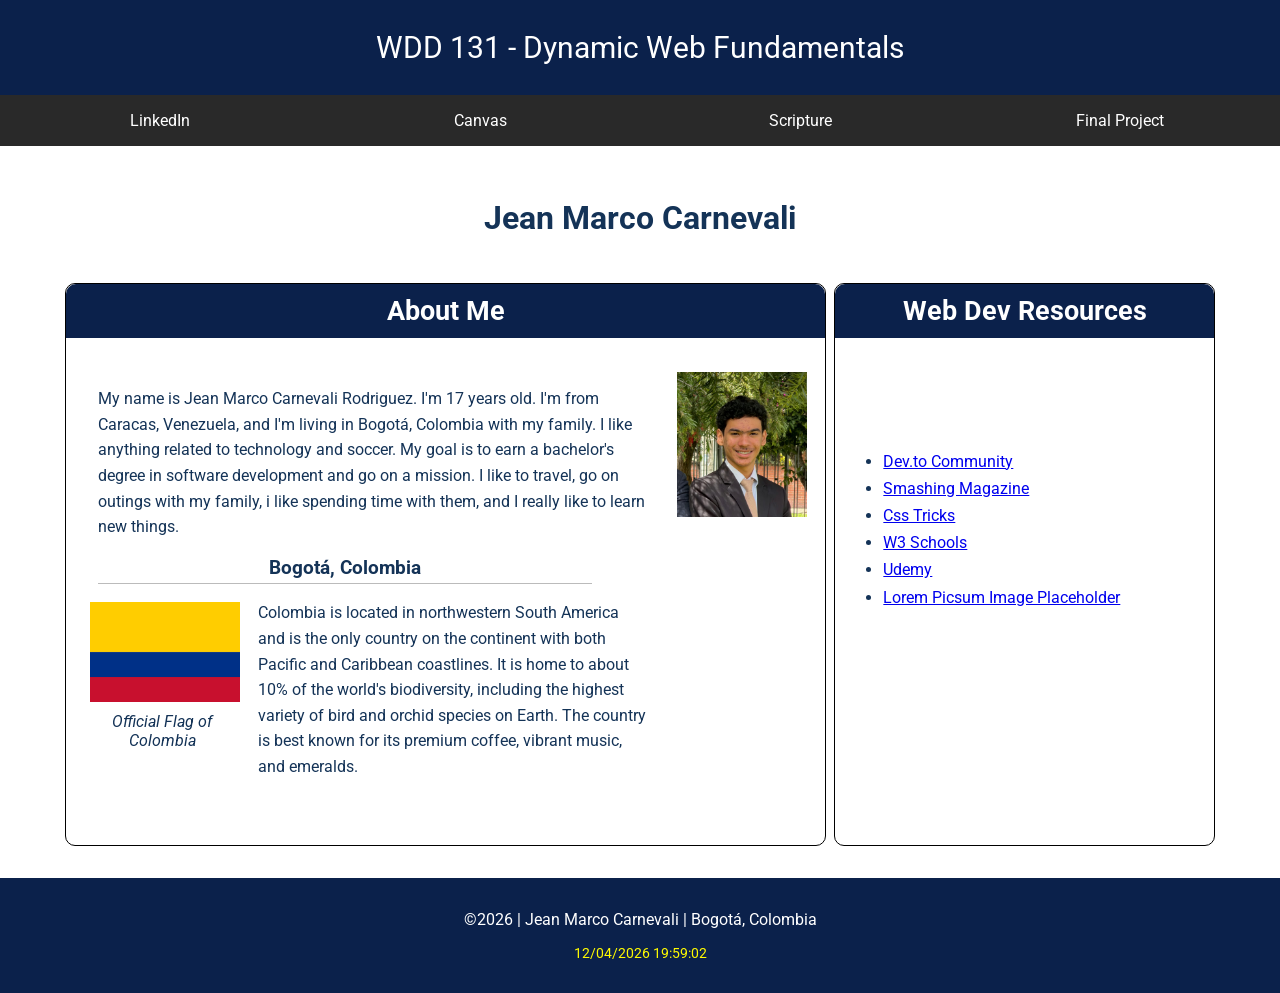
<file: index.html>
<!DOCTYPE html>
<html lang="en">
<head>
    <meta charset="UTF-8">
    <meta name="viewport" content="width=device-width, initial-scale=1.0">
    <meta name="description" content="Jean Marco Carnevali | WDD 131 Dynamic Web Fundamentals | Home">
    <meta name="author" content="Jean Marco Carnevali">
    <title>WDD 131 - Dynamic Web Fundamentals - Jean Marco Carnevali</title>

    <link rel="stylesheet" href="styles/base.css">
    <script src="scripts/getdates.js" defer></script>

    <link rel="preconnect" href="https://fonts.googleapis.com">
    <link rel="preconnect" href="https://fonts.gstatic.com" crossorigin>
    <link href="https://fonts.googleapis.com/css2?family=Roboto&display=swap" rel="stylesheet">
</head>
<body>
    <header>
        <span id="course-title">WDD 131 - Dynamic Web Fundamentals</span>
        <nav>
            <a href="https://www.linkedin.com/in/jean-marco-carnevali-rodriguez-9670193b9/">LinkedIn</a>
            <a href="https://byupw.instructure.com">Canvas</a>
            <a href="https://www.churchofjesuschrist.org/study/scriptures/bofm/1-ne/3?lang=eng&id=p7#p7">Scripture</a>
            <a href="#">Final Project</a>
        </nav>
    </header>
    <main>
        <h1>Jean Marco Carnevali</h1>

        <section class="card">

            <h2>About Me</h2>

            <div class="aboutme">
                <p>My name is Jean Marco Carnevali Rodriguez. I'm 17 years old. I'm from Caracas, Venezuela, and I'm living in Bogotá, Colombia with my family. I like anything related to technology and soccer. My goal is to earn a bachelor's degree in software development and go on a mission. I like to travel, go on outings with my family, i like spending time with them, and I really like to learn new things.</p>
                <img class="profile" src="images/profile.jpg" alt="Hello,my name is Jean Marco Carnevali" width="170">
            </div>
            
        <div class="location">
            <h3>Bogotá, Colombia</h3>

            <div class="country">
                <figure>
                    <img class="flag" src="images/colombia-flag.png" alt="Official Flag of Colombia" width="150">
                    <figcaption>Official Flag of Colombia</figcaption>
                </figure>
            
                <p>Colombia is located in northwestern South America and is the only country on the continent with both Pacific and Caribbean coastlines. It is home to about 10% of the world's biodiversity, including the highest variety of bird and orchid species on Earth. The country is best known for its premium coffee, vibrant music, and emeralds.</p>
            </div>
        </div>
        

        </section>

        <section class="card">
            <h2>Web Dev Resources</h2>

            <div class="resources">
                <ul>
                    <li><a href="#">Dev.to Community</a></li>
                    <li><a href="#">Smashing Magazine</a></li>
                    <li><a href="#">Css Tricks</a></li>
                    <li><a href="#">W3 Schools</a></li>
                    <li><a href="#">Udemy</a></li>
                    <li><a href="#">Lorem Picsum Image Placeholder</a></li>
                </ul>
            </div>

        </section>
    </main>
    <footer>
        <p>©<span id="currentyear"></span> | Jean Marco Carnevali | Bogotá, Colombia</p>
        <p id="lastModified"></p>
    </footer>
</body>
</html>
</file>
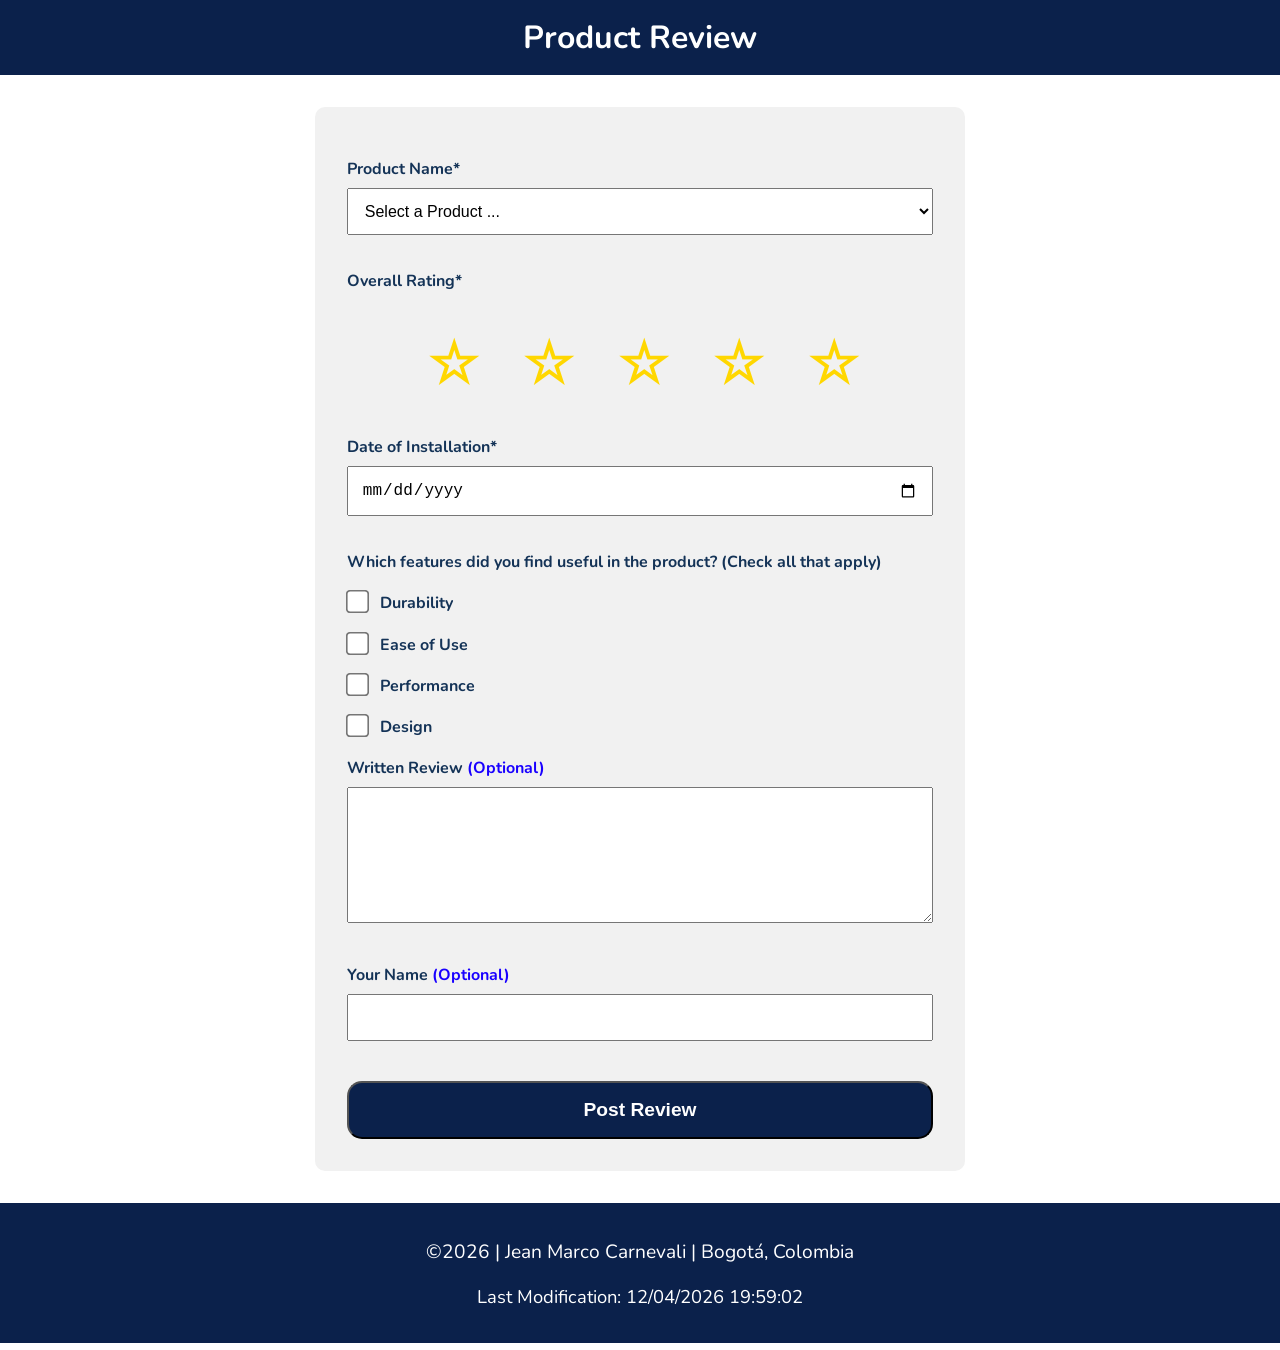
<file: form.html>
<!DOCTYPE html>
<html lang="en">
<head>
    <meta charset="UTF-8">
    <meta name="viewport" content="width=device-width, initial-scale=1.0">
    <meta name="description" content="Jean Marco Carnevali | WDD 131 Dynamic Web Fundamentals | Product Review">
    <meta name="author" content="Jean Marco Carnevali">
    <title>Product Review - Jean Marco Carnevali</title>

    <link rel="stylesheet" href="styles/form.css">
    <script src="scripts/form.js" defer></script>

    <link rel="preconnect" href="https://fonts.googleapis.com">
    <link rel="preconnect" href="https://fonts.gstatic.com" crossorigin>
    <link href="https://fonts.googleapis.com/css2?family=Nunito&display=swap" rel="stylesheet">
</head>
<body>
    <header>
        <h1>Product Review</h1>
    </header>
    <main> 
        <form method="get" action="review.html">
            <label for="product">Product Name*</label>
            <select id="product" name="product" required>
                <option value="" disabled selected>Select a Product ...</option>
            </select>

            <p>Overall Rating*</p>
            <div class="stars">
                <input type="radio" id="fivestar" name="stars" value="5" required><label for="fivestar"></label>
                <input type="radio" id="fourstar" name="stars" value="4" required><label for="fourstar"></label>
                <input type="radio" id="threestar" name="stars" value="3" required><label for="threestar"></label>
                <input type="radio" id="twostar" name="stars" value="2" required><label for="twostar"></label>
                <input type="radio" id="onestar" name="stars" value="1" required><label for="onestar"></label>
            </div>

            <label for="installation">Date of Installation*</label>
            <input type="date" id="installation" name="installation" required>

            <p>Which features did you find useful in the product? (Check all that apply)</p>
            <label for="durability">
                <input type="checkbox" id="durability" name="features" value="durability">Durability
            </label>
            <label for="easeOfUse">
                <input type="checkbox" id="easeOfUse" name="features" value="ease-of-use">Ease of Use
            </label>
            <label for="performance">
                <input type="checkbox" id="performance" name="features" value="performance">Performance
            </label>
            <label for="design">
                <input type="checkbox" id="design" name="features" value="design">Design
            </label>

            <label for="review">Written Review
                <span class="optional">(Optional)</span>
            </label>

            <textarea name="review" id="review" rows="6"></textarea>

            <label for="username">Your Name
                <span class="optional">(Optional)</span>
            </label>

            <input type="text" id="username" name="username">

            <input type="submit" value="Post Review">

        </form>
    </main>
    <footer>
        <p>©<span id="currentyear"></span> | Jean Marco Carnevali | Bogotá, Colombia</p>
        <p id="lastModified"></p>
    </footer>
</body>
</html>
</file>
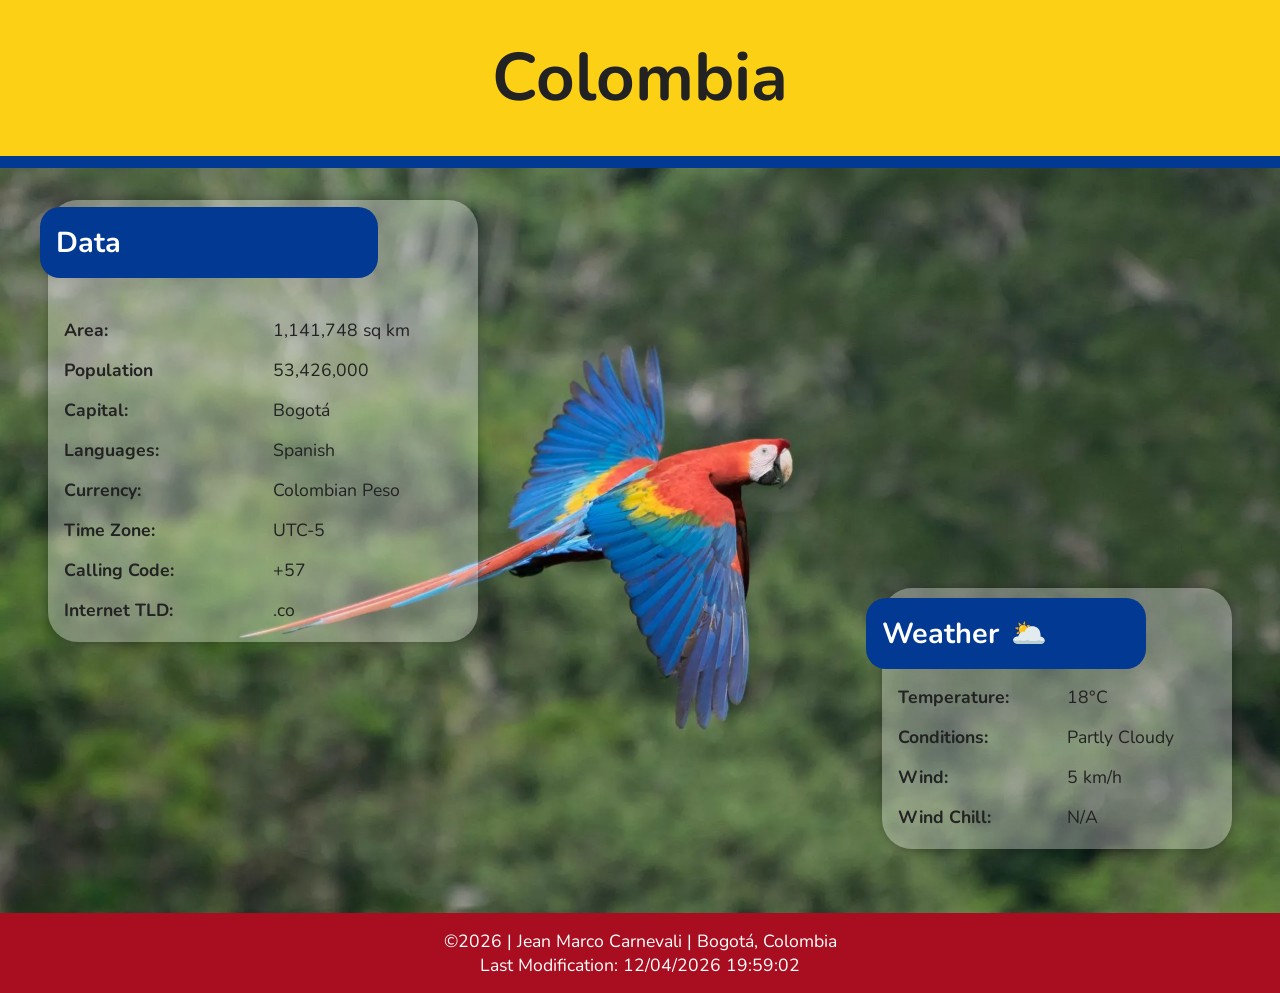
<file: place.html>
<!DOCTYPE html>
<html lang="en">
<head>
    <meta charset="UTF-8">
    <meta name="viewport" content="width=device-width, initial-scale=1.0">
    <meta name="description" content="Jean Marco Carnevali | WDD 131 Dynamic Web Fundamentals | Colombia">
    <meta name="author" content="Jean Marco Carnevali">
    <title>WDD 131 - Colombia - Jean Marco Carnevali</title>

    <link rel="preconnect" href="https://fonts.googleapis.com">
    <link rel="preconnect" href="https://fonts.gstatic.com" crossorigin>
    <link href="https://fonts.googleapis.com/css2?family=Nunito&display=swap" rel="stylesheet">

    <link rel="stylesheet" href="styles/place.css">
    <script src="scripts/place.js" defer></script>
</head>
<body>
    <header>
        <h1>Colombia</h1>
    </header>
    <main>
        <picture class="hero">
            <source srcset="images/colombia-large.webp" media="(min-width: 850px)">
            <img src="images/colombia-small.webp" alt="A parrot in Colombia" width="1280" height="1917" fetchpriority=high>
        </picture>
        <section class="data">
            <h2>Data</h2>

            <div class="info">

                <span class="label">Area:</span>
                <span class="label-info">1,141,748 sq km</span>

                <span class="label">Population</span>
                <span class="label-info">53,426,000</span>

                <span class="label">Capital:</span>
                <span class="label-info">Bogotá</span>

                <span class="label">Languages:</span>
                <span class="label-info">Spanish</span>

                <span class="label">Currency:</span>
                <span class="label-info">Colombian Peso</span>

                <span class="label">Time Zone:</span>
                <span class="label-info">UTC-5</span>

                <span class="label">Calling Code:</span>
                <span class="label-info">+57</span>

                <span class="label">Internet TLD:</span>
                <span class="label-info">.co</span>

            </div>
        </section>

        <section class="weather">
            <h2>Weather</h2>
           <img class="weather-icon" src="images/weather-icon.svg" width="80" height="80" alt="Weather icon"> 

           <div class="info">
                <span class="label">Temperature:</span>
                <span class="label-info">18°C</span>

                <span class="label">Conditions:</span>
                <span class="label-info">Partly Cloudy</span>

                <span class="label">Wind:</span>
                <span class="label-info">5 km/h</span>

                <span class="label">Wind Chill:</span>
                <span class="label-info" id="windchill"></span>
           </div>

        </section>
    </main>
    <footer>
        <p>©<span id="currentyear"></span> | Jean Marco Carnevali | Bogotá, Colombia</p>
        <p id="lastModified"></p>
    </footer>
</body>
</html>
</file>
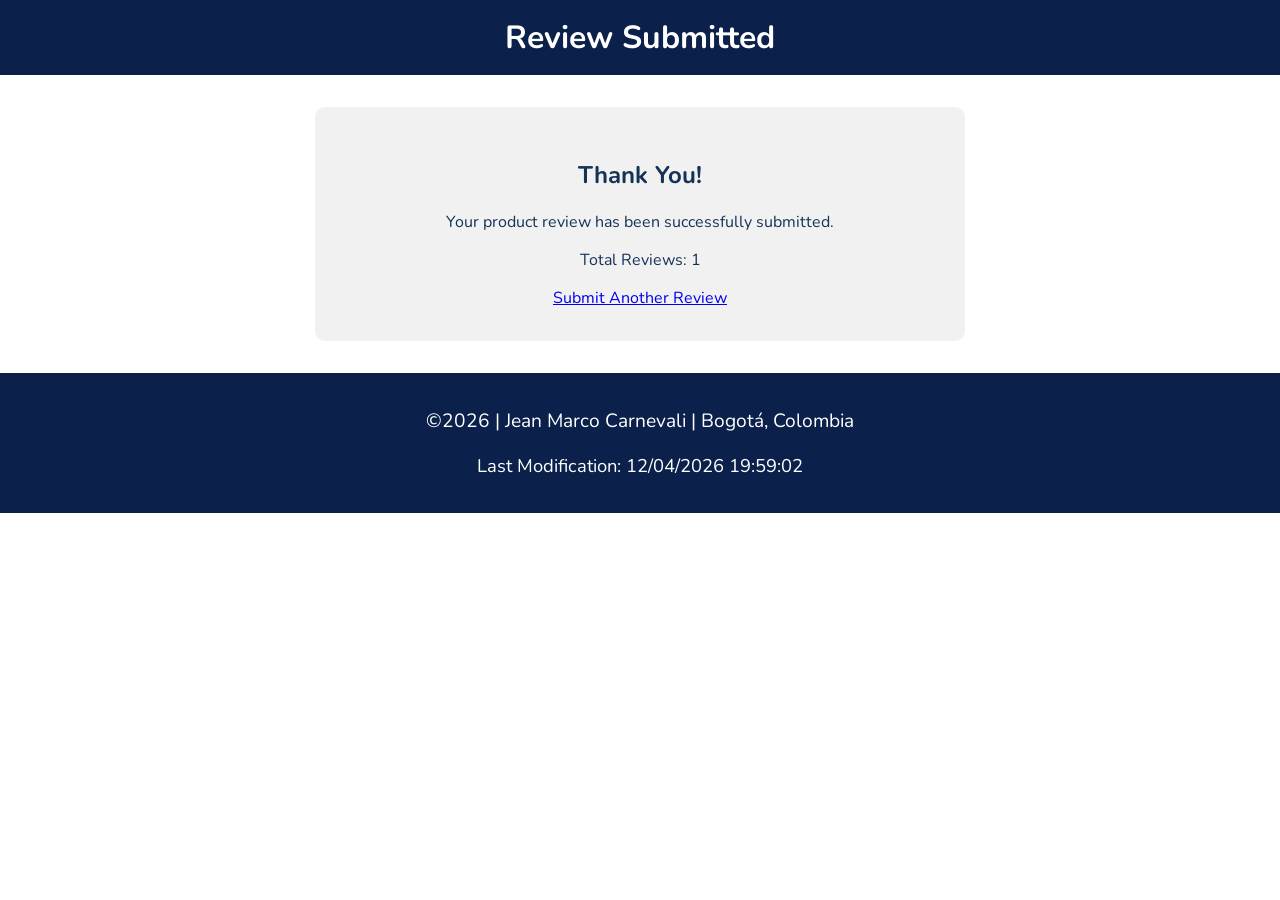
<file: review.html>
<!DOCTYPE html>
<html lang="en">
<head>
    <meta charset="UTF-8">
    <meta name="viewport" content="width=device-width, initial-scale=1.0">
    <meta name="description" content="Jean Marco Carnevali | WDD 131 Dynamic Web Fundamentals | Product Review Confirmation">
    <meta name="author" content="Jean Marco Carnevali">
    <title>Review Submitted</title>

    <link rel="stylesheet" href="styles/form.css">
    <script src="scripts/review.js" defer></script>

    <link rel="preconnect" href="https://fonts.googleapis.com">
    <link rel="preconnect" href="https://fonts.gstatic.com" crossorigin>
    <link href="https://fonts.googleapis.com/css2?family=Nunito&display=swap" rel="stylesheet">
</head>
<body>
    <header>
        <h1>Review Submitted</h1>
    </header>
    <main class="confirmation"> 
        <h2>Thank You!</h2>
        <p>Your product review has been successfully submitted.</p>
        <p>Total Reviews: <span id="reviewCount"></span></p>

        <a href="form.html">Submit Another Review</a>
    </main>
    <footer>
        <p>©<span id="currentyear"></span> | Jean Marco Carnevali | Bogotá, Colombia</p>
        <p id="lastModified"></p>
    </footer>
</body>
</html>
</file>
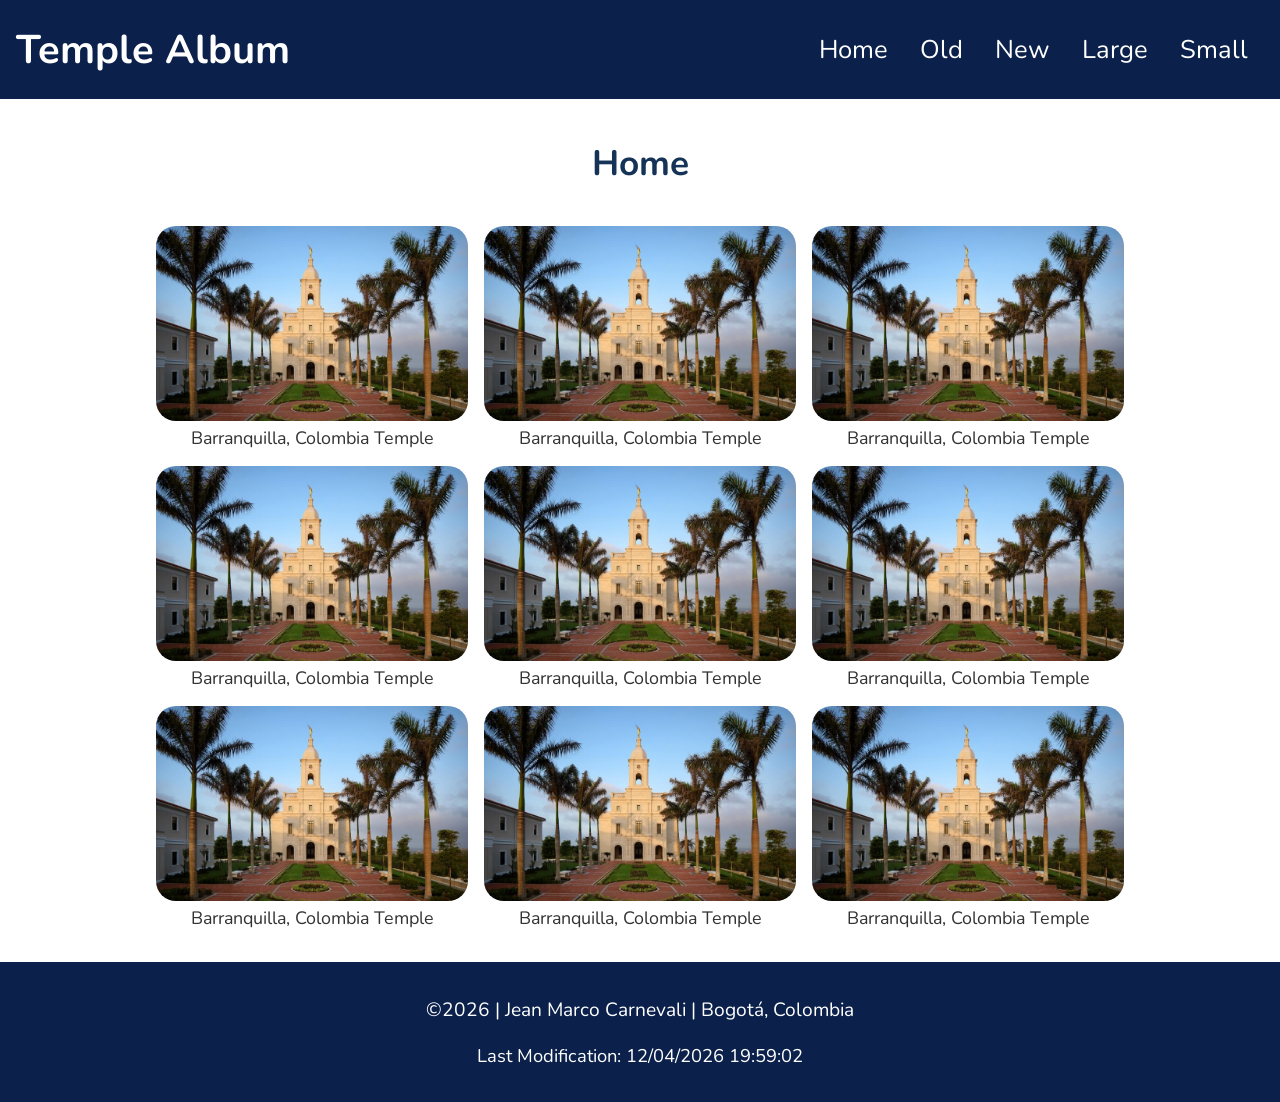
<file: temples.html>
<!DOCTYPE html>
<html lang="en">
<head>
    <meta charset="UTF-8">
    <meta name="viewport" content="width=device-width, initial-scale=1.0">
    <meta name="description" content="Jean Marco Carnevali | WDD 131 Dynamic Web Fundamentals | Home">
    <meta name="author" content="Jean Marco Carnevali">
    <title>WDD 131 - Temple Album - Jean Marco Carnevali</title>

    <link rel="preconnect" href="https://fonts.googleapis.com">
    <link rel="preconnect" href="https://fonts.gstatic.com" crossorigin>
    <link href="https://fonts.googleapis.com/css2?family=Nunito&display=swap" rel="stylesheet">

    <link rel="stylesheet" href="styles/temples.css">
    <link rel="stylesheet" href="styles/temples-large.css">
    <script src="scripts/temples.js" defer></script>
</head>
<body>
    <header>
       <span class="title">Temple Album</span>

       <button type="button" id="menu" aria-label="Open Menu"></button>
       
       <nav class="navigation">
            <a href="temples.html">Home</a>
            <a href="#">Old</a>
            <a href="#">New</a>
            <a href="#">Large</a>
            <a href="#">Small</a>
       </nav>
    </header>
    <main>
        <h1>Home</h1>
            <figure>
                <img src="images/barranquilla-temple.jpg" alt="Barranquilla Temple" fetchpriority=high>
                <figcaption>Barranquilla, Colombia Temple</figcaption>
            </figure>

            <figure>
                <img src="images/barranquilla-temple.jpg" alt="Barranquilla Temple">
                <figcaption>Barranquilla, Colombia Temple</figcaption>
            </figure>

            <figure>
                <img src="images/barranquilla-temple.jpg" alt="Barranquilla Temple">
                <figcaption>Barranquilla, Colombia Temple</figcaption>
            </figure>

            <figure>
                <img src="images/barranquilla-temple.jpg" alt="Barranquilla Temple">
                <figcaption>Barranquilla, Colombia Temple</figcaption>
            </figure>

            <figure>
                <img src="images/barranquilla-temple.jpg" alt="Barranquilla Temple">
                <figcaption>Barranquilla, Colombia Temple</figcaption>
            </figure>

            <figure>
                <img src="images/barranquilla-temple.jpg" alt="Barranquilla Temple">
                <figcaption>Barranquilla, Colombia Temple</figcaption>
            </figure>

            <figure>
                <img src="images/barranquilla-temple.jpg" alt="Barranquilla Temple">
                <figcaption>Barranquilla, Colombia Temple</figcaption>
            </figure>

            <figure>
                <img src="images/barranquilla-temple.jpg" alt="Barranquilla Temple">
                <figcaption>Barranquilla, Colombia Temple</figcaption>
            </figure>

            <figure>
                <img src="images/barranquilla-temple.jpg" alt="Barranquilla Temple">
                <figcaption>Barranquilla, Colombia Temple</figcaption>
            </figure>
    </main>
    <footer>
        <p>©<span id="currentyear"></span> | Jean Marco Carnevali | Bogotá, Colombia</p>
        <p id="lastModified"></p>
    </footer>
</body>
</html>
</file>
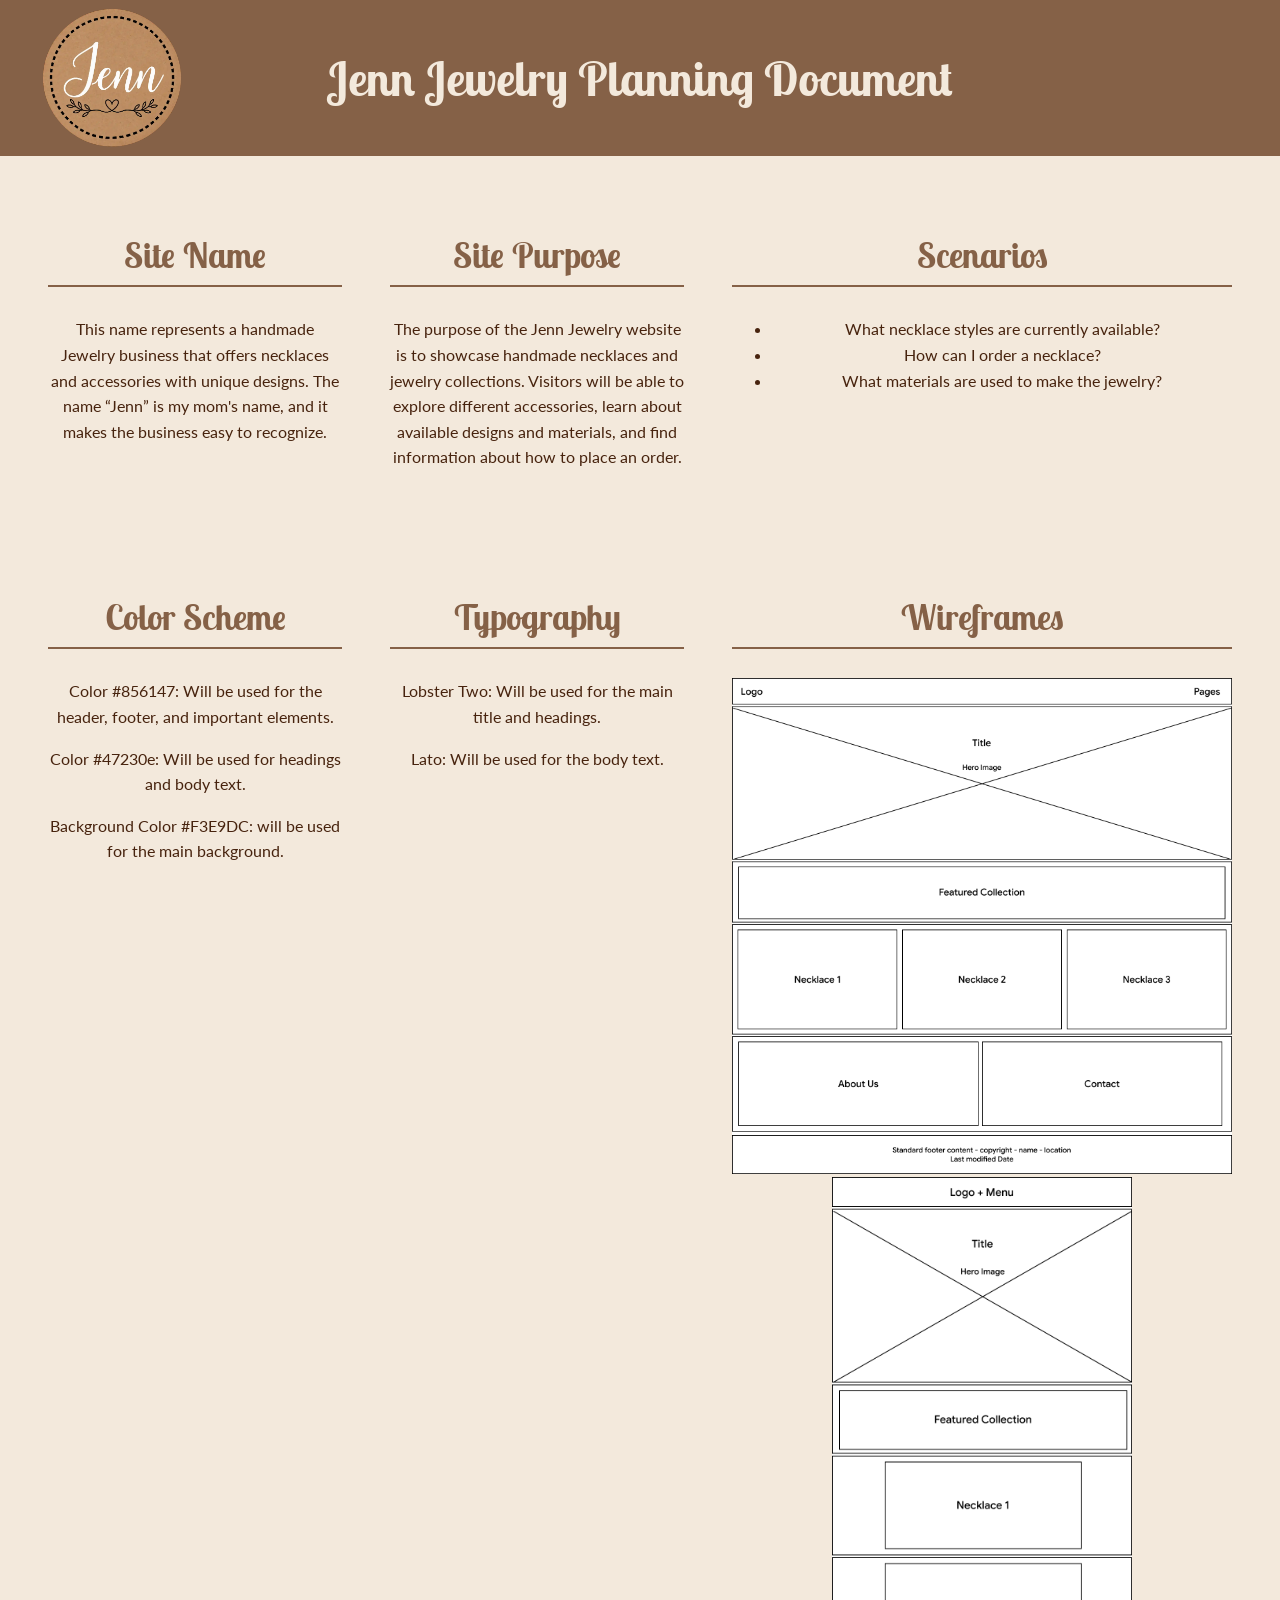
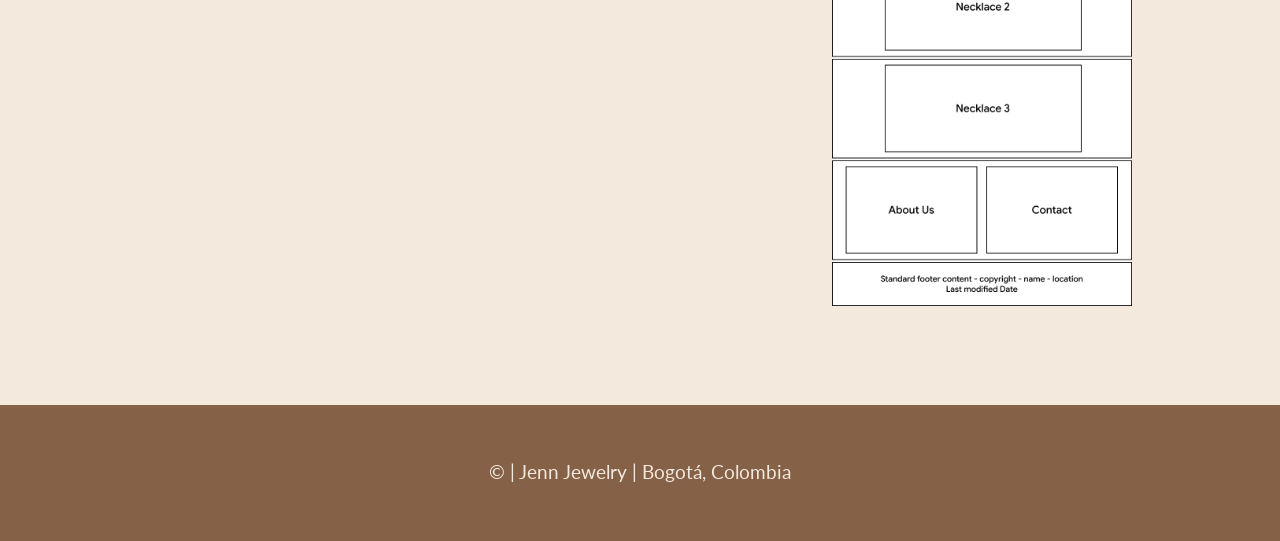
<file: project/siteplan.html>
<!DOCTYPE html>
<html lang="en">
<head>
    <meta charset="UTF-8">
    <meta name="viewport" content="width=device-width, initial-scale=1.0">
    <meta name="description" content="Jean Marco Carnevali | Jenn Jewelry Planning Document | Home">
    <meta name="author" content="Jean Marco Carnevali">
    <title>Jenn Jewelry Site Plan</title>

    <link rel="preconnect" href="https://fonts.googleapis.com">
    <link rel="preconnect" href="https://fonts.gstatic.com" crossorigin>
    <link href="https://fonts.googleapis.com/css2?family=Lobster+Two&display=swap" rel="stylesheet">
    <link href="https://fonts.googleapis.com/css2?family=Lato&display=swap" rel="stylesheet">

    <link rel="stylesheet" href="styles/siteplan.css">
</head>
<body>
    <header>
        <img class="logo" src="images/logo-jenn-white.webp" alt="Jenn Logo">
        <h1>Jenn Jewelry Planning Document</h1>
    </header>
    <main>
        <section>
            <h2>Site Name</h2>
            <p>This name represents a handmade Jewelry business that offers necklaces and accessories with unique designs. The name “Jenn” is my mom's name, and it makes the business easy to recognize.</p>
        </section>
        <section>
            <h2>Site Purpose</h2>
            <p>The purpose of the Jenn Jewelry website is to showcase handmade necklaces and jewelry collections. Visitors will be able to explore different accessories, learn about available designs and materials, and find information about how to place an order.</p>
        </section>
        <section>
            <h2>Scenarios</h2>
            <ul>
                <li>What necklace styles are currently available?</li>
                <li>How can I order a necklace?</li>
                <li>What materials are used to make the jewelry?</li>
            </ul>
        </section>
        <section>
            <h2>Color Scheme</h2>
            <p>Color #856147: Will be used for the header, footer, and important elements.</p>
            <p>Color #47230e: Will be used for headings and body text.</p>
            <p>Background Color #F3E9DC: will be used for the main background.</p>
        </section>
        <section>
            <h2>Typography</h2>
            <p>Lobster Two: Will be used for the main title and headings.</p>
            <p>Lato: Will be used for the body text.</p>
        </section>
        <section class="wireframes">
            <h2>Wireframes</h2>
            <img class="wireframe" src="images/desktop_wireframe.png" alt="Desktop Wireframe" width="500">
            <img class="wireframe" src="images/mobile_wireframe.png" alt="Mobile Wireframe" width="300">
            
        </section>
    </main>
    <footer>
        <p>©<span id="currentyear"></span> | Jenn Jewelry | Bogotá, Colombia</p>
        <p id="lastModified"></p>
    </footer>
</body>
</html>
</file>
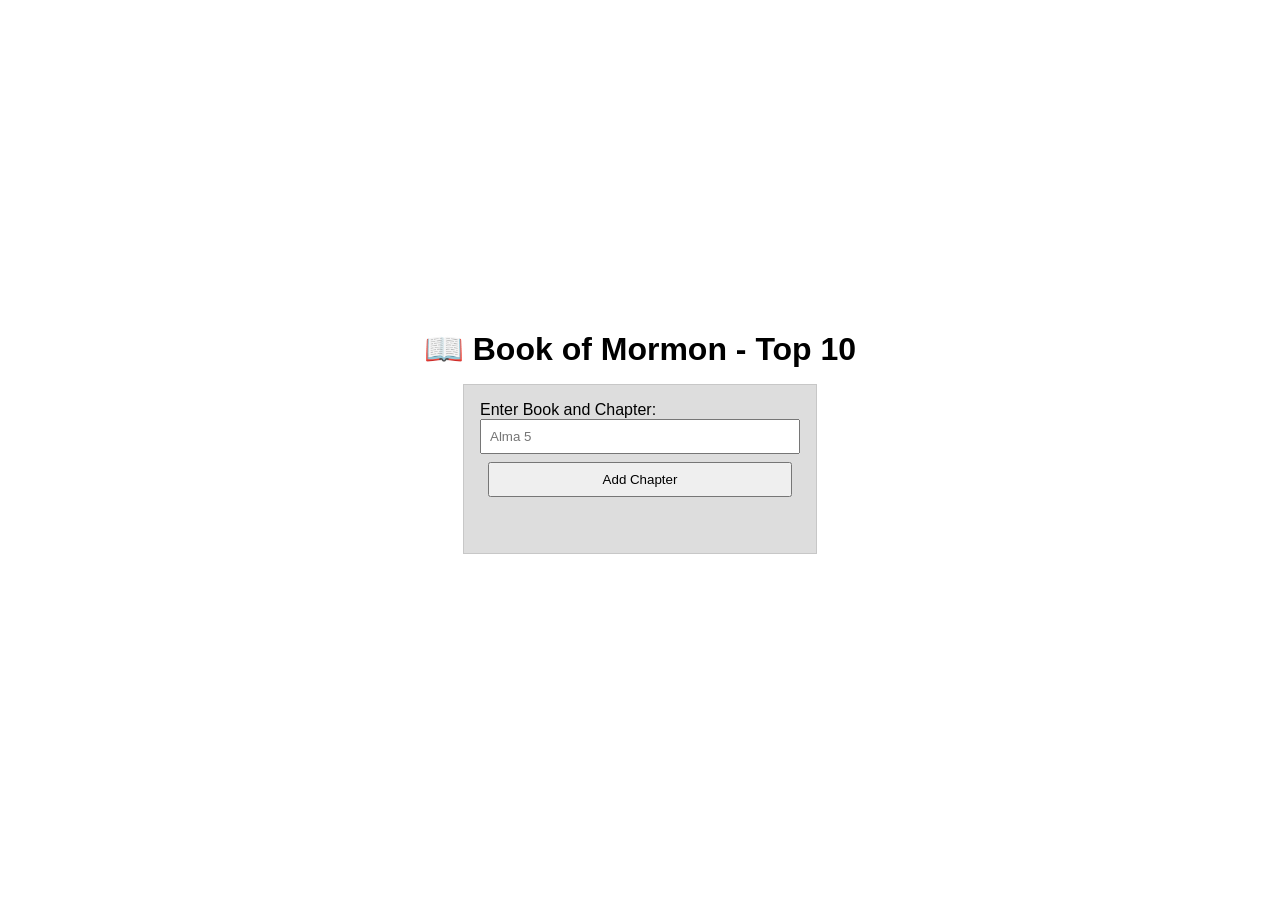
<file: week02/bom.html>
<!DOCTYPE html>
<html lang="en">
<head>
    <meta charset="UTF-8">
    <meta name="viewport" content="width=device-width, initial-scale=1.0">
    <meta name="description" content="Jean Marco Carnevali | WDD 131 Dynamic Web Fundamentals | Home">
    <meta name="author" content="Jean Marco Carnevali">
    <title>WDD 131 - Media Query - Jean Marco Carnevali</title>

    <link rel="stylesheet" href="bom-styles/bom.css">
    <script src="scripts/bom.js" defer></script>
</head>
<body>
    <h1>📖 Book of Mormon - Top 10</h1>
    <main>
	    <label for="favchap">Enter Book and Chapter: </label>
	    <input type="text" id="favchap" placeholder="Alma 5">
	    <button type="submit">Add Chapter</button>
	    <ul id="list"></ul>
    </main>
</body>
</html>
</file>
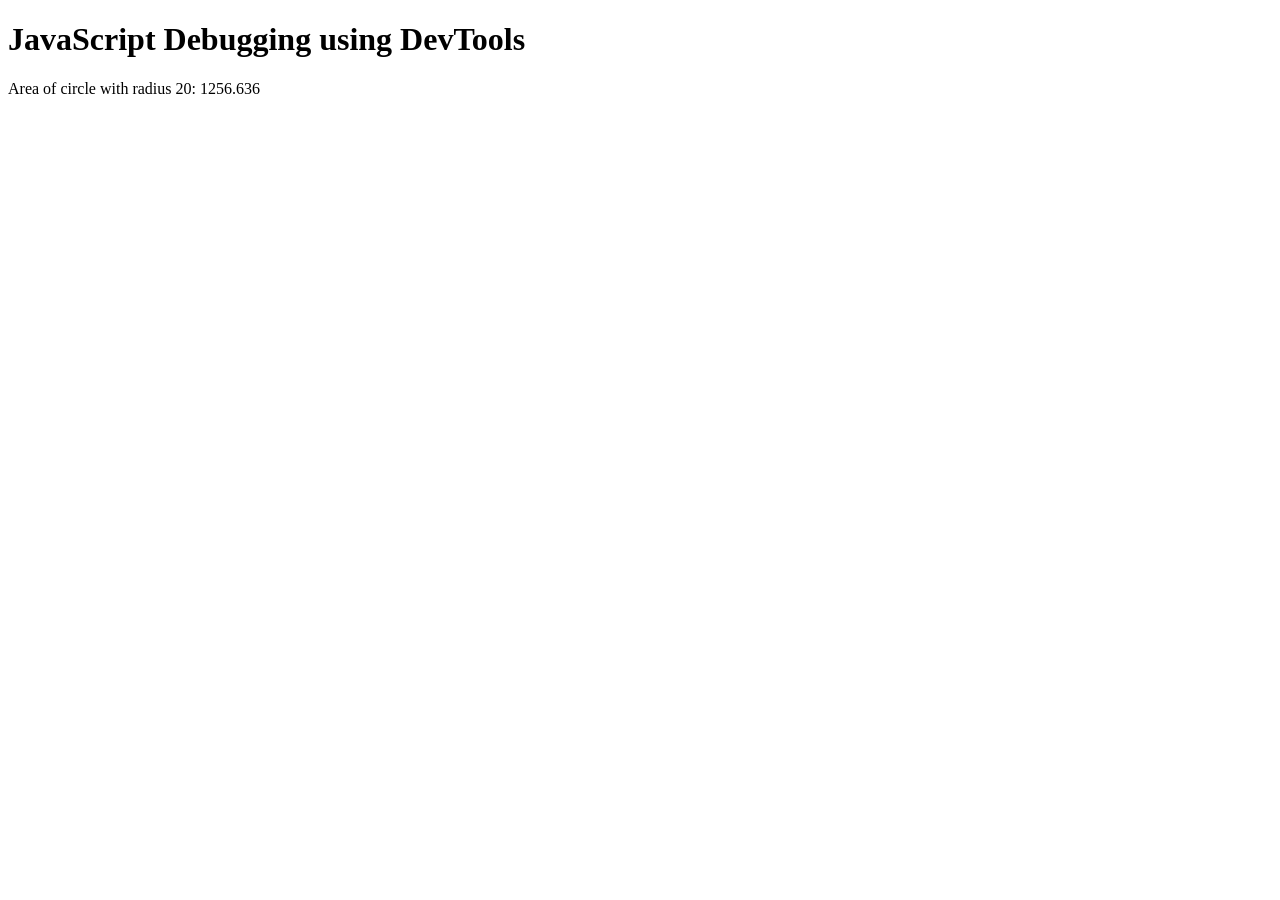
<file: week02/debugging.html>
<!DOCTYPE html>
<html lang="en">
<head>
    <meta charset="UTF-8">
    <meta name="viewport" content="width=device-width, initial-scale=1.0">
    <title>Document</title>
    <script src="scripts/debugging.js" defer></script>
</head>
<body>
    <h1>JavaScript Debugging using DevTools</h1>
    <p>Area of circle with radius <span id="radius"></span>: <span id="area"></span></p>
</body>
</html>
</file>
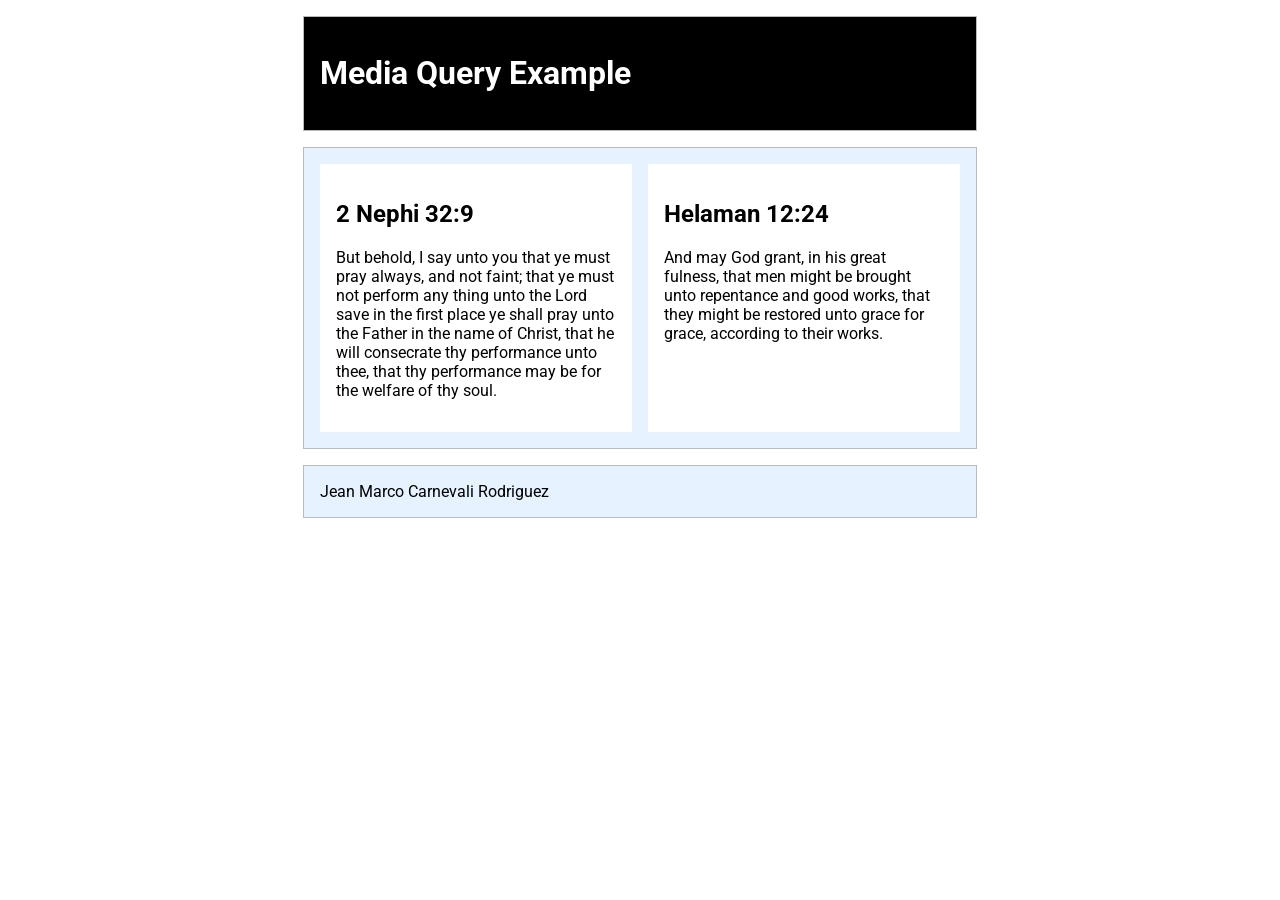
<file: week02/media-query.html>
<!DOCTYPE html>
<html lang="en">
<head>
    <meta charset="UTF-8">
    <meta name="viewport" content="width=device-width, initial-scale=1.0">
    <meta name="description" content="Jean Marco Carnevali | WDD 131 Dynamic Web Fundamentals | Home">
    <meta name="author" content="Jean Marco Carnevali">
    <title>WDD 131 - Media Query - Jean Marco Carnevali</title>

    <link rel="preconnect" href="https://fonts.googleapis.com">
    <link rel="preconnect" href="https://fonts.gstatic.com" crossorigin>
    <link href="https://fonts.googleapis.com/css2?family=Roboto&display=swap" rel="stylesheet">

    <link rel="stylesheet" href="styles/media-query.css">
    <link rel="stylesheet" href="styles/media-query-large.css">
</head>
<body>
    <header>
        <h1>Media Query Example</h1>
    </header>
    <main>
        <section>
            <h2>2 Nephi 32:9</h2>
            <p>But behold, I say unto you that ye must pray always, and not faint; that ye must not perform any thing unto the Lord save in the first place ye shall pray unto the Father in the name of Christ, that he will consecrate thy performance unto thee, that thy performance may be for the welfare of thy soul.</p>
        </section>
        <section>
            <h2>Helaman 12:24</h2>
            <p>And may God grant, in his great fulness, that men might be brought unto repentance and good works, that they might be restored unto grace for grace, according to their works.</p>
        </section>
    </main>
    <footer>
        Jean Marco Carnevali Rodriguez
    </footer>
    
</body>
</file>
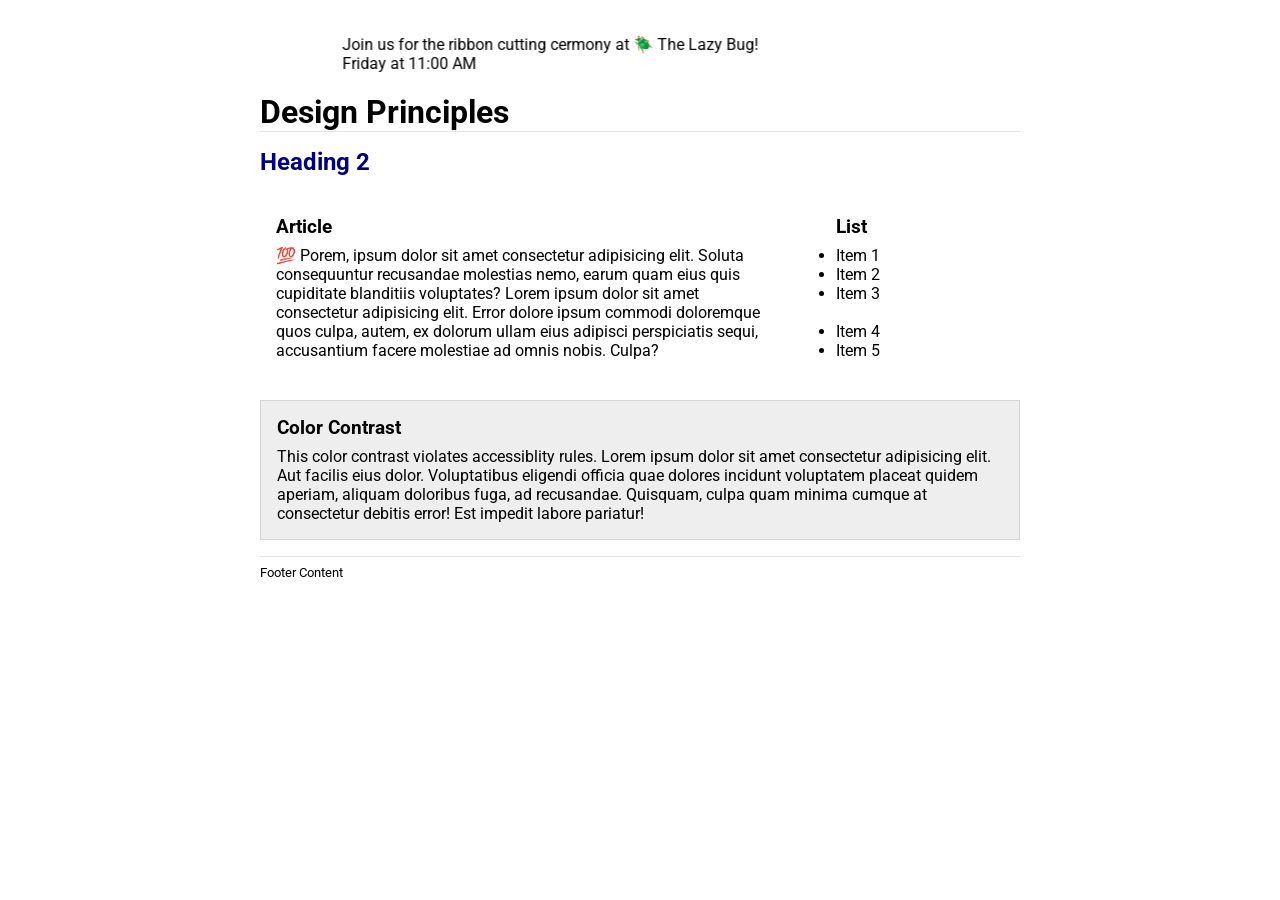
<file: week03/design.html>
<!DOCTYPE html>
<html lang="en">
<head>
    <meta charset="UTF-8">
    <meta name="viewport" content="width=device-width, initial-scale=1.0">
    <meta name="description" content="Jean Marco Carnevali | WDD 131 Dynamic Web Fundamentals | Home">
    <meta name="author" content="Jean Marco Carnevali">
    <title>WDD 131 - Dynamic Web Fundamentals - Jean Marco Carnevali</title>

    <link rel="stylesheet" href="styles/design.css">

    <link rel="preconnect" href="https://fonts.googleapis.com">
    <link rel="preconnect" href="https://fonts.gstatic.com" crossorigin>
    <link href="https://fonts.googleapis.com/css2?family=Roboto&display=swap" rel="stylesheet">
</head>
<body>
<header>
	<marquee behavior="alternate" direction="right"><br>Join us for the ribbon cutting cermony at 🪲 The Lazy Bug!<br>Friday at 11:00 AM</marquee>
	<h1>Design Principles</h1>
</header>
<main>
	<h2>Heading 2</h2>
	<section>
		<h3>Article</h3>
		<article>
			<p>💯 Porem, ipsum dolor sit amet consectetur adipisicing elit. Soluta consequuntur recusandae molestias nemo, earum quam eius quis cupiditate blanditiis voluptates? Lorem ipsum dolor sit amet consectetur adipisicing elit. Error dolore ipsum commodi doloremque quos culpa, autem, ex dolorum ullam eius adipisci perspiciatis sequi, accusantium facere molestiae ad omnis nobis. Culpa?</p>
		</article>
	</section>
	<section>
		<h3>List</h3>
		<ul>
			<li>Item 1</li>
			<li>Item 2</li>
			<li>Item 3<br><br></li>
			<li>Item 4</li>
			<li>Item 5</li>
		</ul>
	</section>
	<div class="callout">
		<h3>Color Contrast</h3>
		<p>This color contrast violates accessiblity rules. Lorem ipsum dolor sit amet consectetur adipisicing elit. Aut facilis eius dolor. Voluptatibus eligendi officia quae dolores incidunt voluptatem placeat quidem aperiam, aliquam doloribus fuga, ad recusandae. Quisquam, culpa quam minima cumque at consectetur debitis error! Est impedit labore pariatur!</p>
	</div>
</main>
<footer>
	Footer Content
</footer>
</body>
</html>
</file>
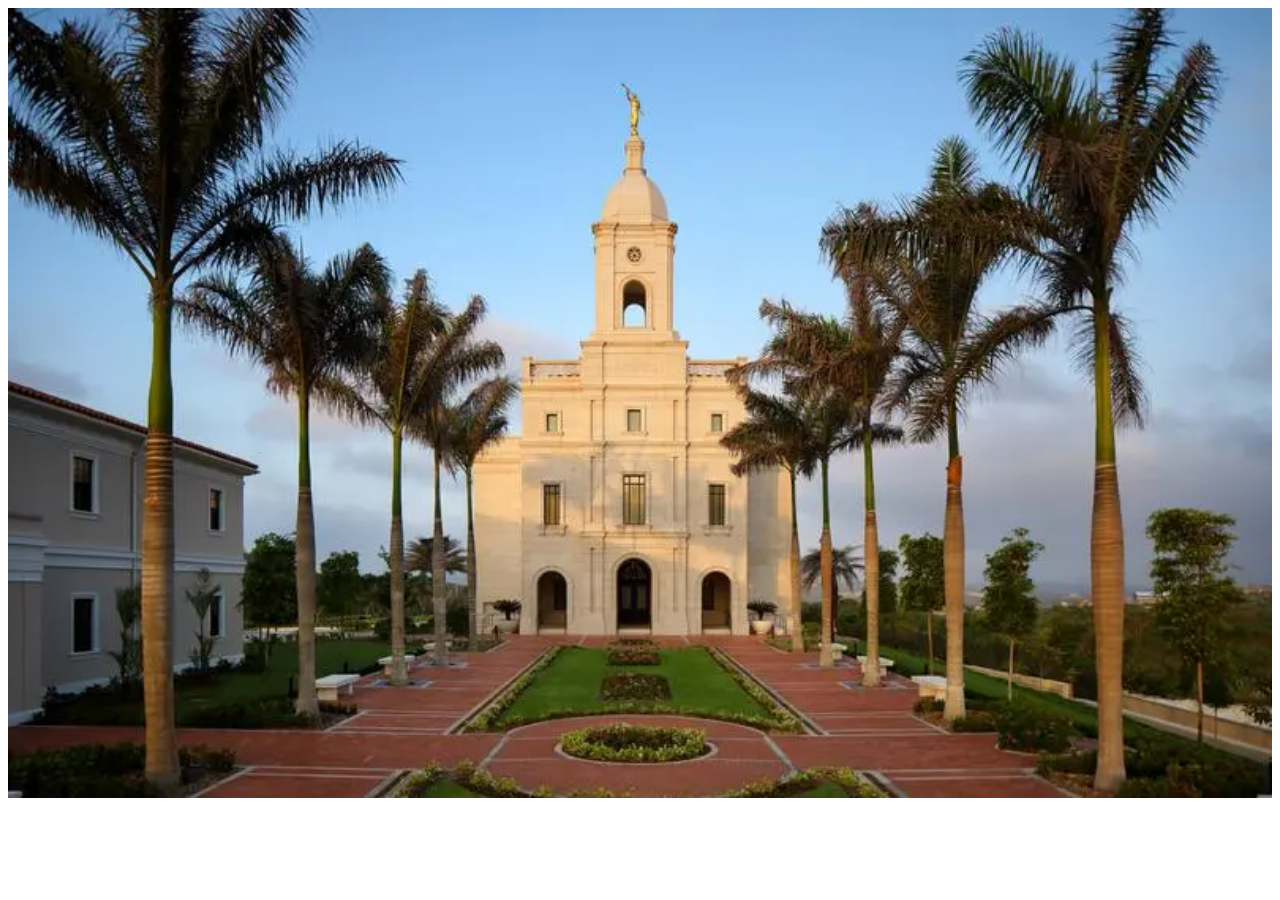
<file: week03/responsive-images.html>
<!DOCTYPE html>
<html lang="en">
<head>
    <meta charset="UTF-8">
    <meta name="viewport" content="width=device-width, initial-scale=1.0">
    <meta name="description" content="Jean Marco Carnevali | WDD 131 Dynamic Web Fundamentals | Responsive Images">
    <meta name="author" content="Jean Marco Carnevali">
    <title>WDD 131 - Responsive Images - Jean Marco Carnevali</title>

    <link rel="stylesheet" href="styles/responsive-images.css">

</head>
<body>
    <main>
        <div class="hero">
            <picture>
                <source srcset="images/hero-large.webp" media="(min-width: 800px)">
                <source srcset="images/hero-medium.webp" media="(min-width: 400px)">
                <img src="images/hero-small.webp" alt="Barranquilla Temple" width="800" height="500">
            </picture>
        </div>
    </main>
</body>
</html>
</file>
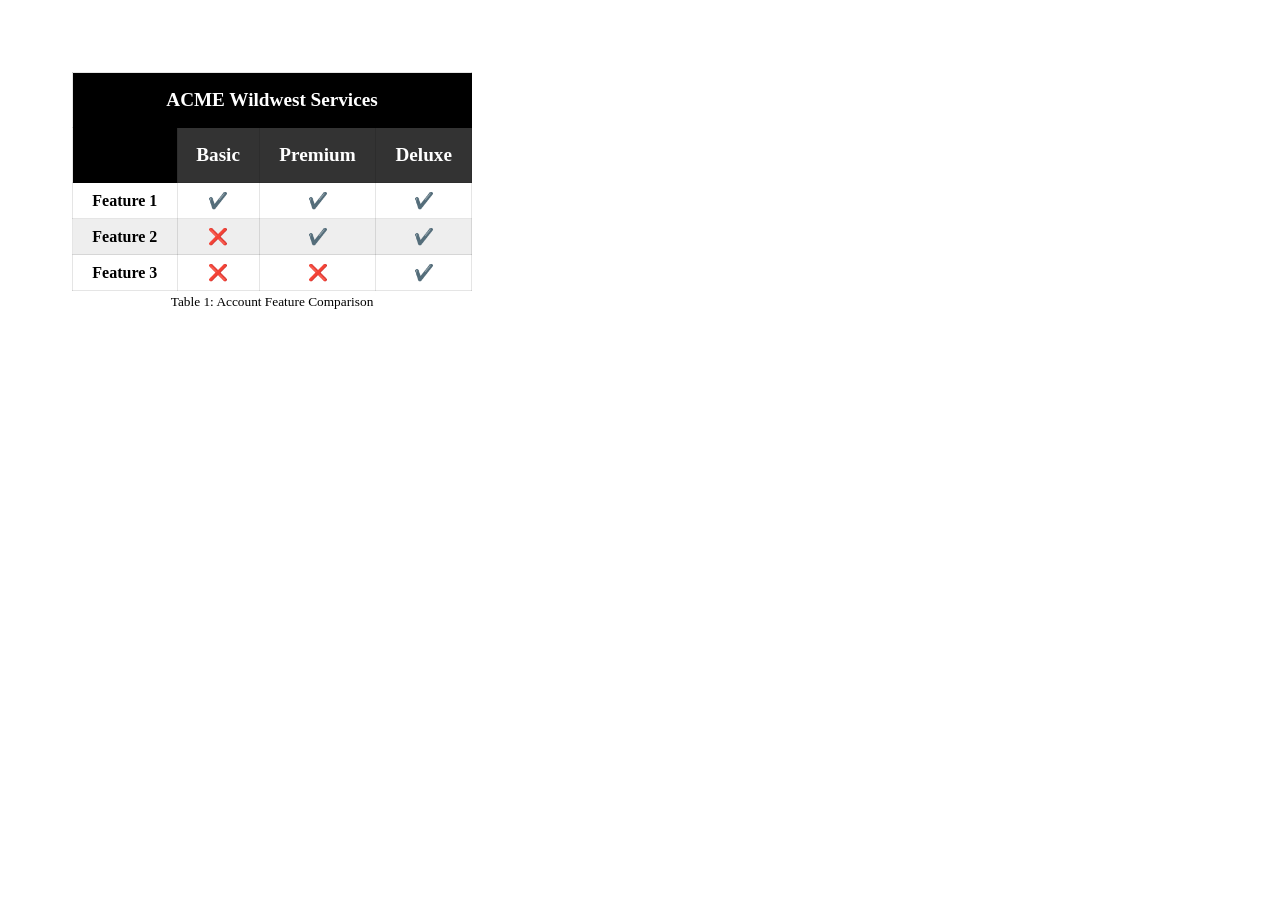
<file: week04/table.html>
<!DOCTYPE html>
<html lang="en">
<head>
    <meta charset="UTF-8">
    <meta name="viewport" content="width=device-width, initial-scale=1.0">
    <title>Account Feature Comparison</title>

    <link rel="stylesheet" href="styles/table.css">
</head>

<body>
    <table>
        <thead>
            <tr>
                <th colspan="4">ACME Wildwest Services</th>
            </tr>
            <tr>
                <td class="blank"></td>
                <th>Basic</th>
                <th>Premium</th>
                <th>Deluxe</th>
            </tr>
        </thead>
            <tbody>
                <tr>
                    <th>Feature 1</th>
                    <td>✔️</td>
                    <td>✔️</td>
                    <td>✔️</td>
                </tr>
                <tr>
                    <th>Feature 2</th>
                    <td>❌</td>
                    <td>✔️</td>
                    <td>✔️</td>
                </tr>
                <tr>
                    <th>Feature 3</th>
                    <td>❌</td>
                    <td>❌</td>
                    <td>✔️</td>
                </tr>
            </tbody>
        <caption>Table 1: Account Feature Comparison</caption>
    </table>
</body>
</html>
</file>
<file: styles/base.css>
body {
    margin: 0;
    font-family: "Roboto", sans-serif;
    background-color: #fff;
    color: #143357;
}

header {
    background-color: #0b214b;
    color: #fff;
}

#course-title {
    display: block;
    text-align: center;
    padding: 30px;
    font-size: 30px;
}

main {
    max-width: 1150px;
    margin: 0 auto;
    padding: 1rem;
    display: grid;
    grid-template-columns: 2fr 1fr;
    gap: .5rem;
}

main img {
    width: 150px;
    height: auto;
    border: 1px #000;
    padding: 2px;
    float: right;
    margin: 1rem 0 1rem 1rem;
}

h1 {
    grid-column: 1/3;
	background-color: #fff;
	padding: 1rem;
	font-size: 2rem;
	text-align: center;
}

nav {
    display: flex;
    justify-content: space-around;
	background-color: #292929;
	margin: 0 auto;
}

nav a {
	color: #fff;
	text-align: center;
	padding: 1rem;
	text-decoration: none;
    flex: 1;
}

nav a:hover {
	text-decoration: underline;
    background-color: #253553;
}

footer {
    background-color: #0b214b;
    color: #fff;
    text-align: center;
    padding: 1rem;
    margin-top: 1rem;
}

#lastModified {
    color: #fffb00;
    font-size: 0.9rem;
}

.card {
    border: 1px solid #000;
    border-radius: 10px;
}

.card h2 {
    background-color: #0b214b;
    color: #fff;
    text-align: center;
    margin: 0;
    padding: 0.7rem;
    border-top-left-radius: 10px;
    border-top-right-radius: 10px;
    font-size: 1.7rem;
}

.card h3 {
    width: 65%;
    margin-left: 2rem;
    padding-bottom: 0.3rem;
    text-align: center;
    border-bottom: 1px solid #bbb;
    margin-bottom: 0;
}

.card p {
    padding: 1rem;
    line-height: 1.6;
}

.card img {
    max-width: 100%;
    height: auto;
}

.profile {
    width: 130px;
    height: auto;
    justify-self: end;
    align-self: start;
}

.country {
    display: grid;
    grid-template-columns: 160px 390px;
    gap: 1rem;
    align-items: start;
    padding: 1rem;
}

.country figure {
    margin: 0;
    text-align: center;
}

.country figcaption {
    margin-top: 7rem;
    text-align: center;
    font-style: italic;
}

.country p {
    margin: 0;
    padding: 0;
}

.flag {
    width: 150px;
    height: auto;
    display: block;
    margin: 0 auto;
}

.aboutme {
    display: grid;
    grid-template-columns: 1fr 140px;
    padding: 1rem;
}

.location {
    position: relative;
    top: -50px;
}

.resources {
    display: flex;
    align-items: center;
    min-height: 350px;
    padding: 1rem;
}

.resources ul {
    line-height: 1.7;
    padding-left: 2rem;
}
</file>
<file: styles/form.css>
* {
    box-sizing: border-box;
}

body {
    margin: 0;
    font-family: "Nunito", sans-serif;
    color: #143357;
}

header {
    background-color: #0b214b;
    color: #fff;
    padding: 1rem;
    text-align: center;
    justify-content: center;
    align-items: center;
}

header h1 {
    margin: 0;
}


main {
    max-width: 650px;
    margin: 2rem auto;
}

form {
    background-color: #f1f1f1;
    padding: 2rem;
    border-radius: 10px;
}

form label, form p {
    display: block;
    margin-top: 1.2rem;
    margin-bottom: 0.5rem;
    text-align: left;
    font-weight: bold;
}

select, input[type="date"], input[type="text"], textarea {
    width: 100%;
    padding: .8rem;
    font-size: 1rem;
    box-sizing: border-box;
    margin-bottom: 1rem;
}

input[type="checkbox"] {
    margin-right: 1rem;
    transform: scale(1.8);
}

input[type="submit"] {
    width: 100%;
    padding: 1rem;
    font-size: 1.2rem;
    font-weight: bold;
    cursor: pointer;
    margin-top: 1.5rem;
    background-color: #0b214b;
    color: #fff;
    border-radius: 15px;
}

input[type="submit"]:hover {
    background-color: #1d4da7;
}

input[type="radio"] {
    display: none;
    position: relative;
    caret-color: rgba(0, 0, 0, 0);
}

.optional {
    color: #1900ff;
}

.stars {
    display: flex;
    flex-direction: row-reverse;
    justify-content: center;
}

.stars > label {
    color: gold;
    width: 90px;
    height: 90px;
    font-size: 3.5rem;
    margin-left: 5px;
    display: flex;
    align-items: center;
    caret-color: #fff;
    justify-content: center;
    cursor: pointer;
}

.stars > label:hover {
    color: #e09d0b;
}

.stars > label::before {
    content: "\2606";
}

.stars input:checked ~ label::before {
    content: "\2605";
}

.confirmation {
    max-width: 650px;
    margin: 2rem auto;
    padding: 2rem;
    background-color: #f1f1f1;
    border-radius: 10px;
    text-align: center;
}

footer {
    background-color: #0b214b;
    color: #fff;
    text-align: center;
    padding: 1rem;
    margin-top: 1rem;
    font-size: 1.2rem;
}

#lastModified {
    color: #fff;
    font-size: 1.15rem;
}

@media screen and (max-width: 500px) {
    main {
        margin: 1rem auto;
    }
    
    .stars {
        gap: 0.2rem
    }

    .stars > label {
        width: 90px;
        height: 90px;
        font-size: 3.5rem;
    }
}
</file>
<file: styles/place.css>
:root {
    --font-family: "Nunito", sans-serif;
    --text-color: #222222;
    --margin: 0;
    --white: #fff;
    --red: #a80e20;
    --yellow: #fcd115;
    --blue: #023992;
    --divider: #ebebeb;

    --card-background: #ffffff4d;
    --shadow: 0 0 12px #0000004d;
}

* {
    box-sizing: border-box;
}

body {
    font-family: var(--font-family);
    margin: var(--margin);
    color: var(--text-color);
    background-color: var(--white);
}

header {
    background-color: var(--yellow);
    color: var(--text-color);
    padding: 1rem;
    text-align: center;
    border-bottom: 12px solid var(--blue);
}

h1 {
    margin: var(--margin);
    font-size: 4rem;
}



.hero {
    display: block;
}

.hero img {
    display: block;
    width: 100%;
    height: auto;
    border-bottom: 6px solid var(--blue);
    
}

.data {
    padding: 1.5rem;
    text-align: center;
    border-bottom: 1px solid var(--divider);
}

.data h2 {
    margin-top: var(--margin);
    font-size: 1.9rem;
}

.weather {
    padding: 1.5rem;
    text-align: center;
}

.weather h2 {
    margin-top: var(--margin);
    font-size: 1.9rem;
}

.label {
    font-weight: 700;
    text-align: right;
}

.label-info {
    text-align: left;
    margin-left: 10px;
}

.info {
    display: grid;
    max-width: 450px;
    margin: var(--margin) auto;
    grid-template-columns: 1fr 1fr;
}

.weather-icon {
    display: block;
    width: 80px;
    height: 80px;
    margin: 0 auto 1rem;
}

footer {
    background-color: var(--red);
    color: var(--white);
    text-align: center;
    padding: 1rem;
    margin: 0;
    font-size: 1.1rem;
}

footer p {
    margin: 0rem;
}

@media screen and (min-width: 850px) {
    
    body {
        background-color: var(--red);
    }

    header {
        padding: 2rem;
    }

    h1 {
        font-size: 4.2rem;
    }

    main {
        position: relative;
    }

    .hero img {
        width: 100%;
        height: 745px;
        object-fit: cover;
        border-bottom: none;
    }

    .label {
        font-weight: 700;
        text-align: left;
    }

    span {
        text-align: center;
    }

    .data, .weather {
        height: auto;
        min-height: 0;
        position: absolute;
        box-shadow: var(--shadow);
        border-radius: 30px;
        font-size: 1.1rem;
        padding: 1rem 1rem 1.25rem 1rem;
    }

    .data {
        width: 430px;
        background-color: var(--card-background);
        top: 2rem;
        left: 3rem;
        border-bottom: none;
    }

    .data h2 {
        background-color: var(--blue);
        color: var(--white);
        text-align: left;
        padding: 1rem;
        margin: -0.55rem 0 2.5rem -1.5rem;
        border-radius: 20px;
        width: 85%;
        font-size: 1.8rem;
    }

    .weather {
        width: 350px;
        background-color: var(--card-background);
        right: 3rem;
        bottom: 4rem;
    }

    .weather h2 {
        background-color: var(--blue);
        color: var(--white);
        text-align: left;
        padding: 1rem;
        margin: -0.35rem 0 1rem -2rem;
        border-radius: 20px;
        width: 88%;
        font-size: 1.8rem;
    }

    .weather h2::after {
        content: "🌥️";
        margin-left: 0.75rem;
    }

    .weather-icon {
        display: none;
    }

    .info {
        row-gap: 1rem;
    }

}
</file>
<file: styles/temples.css>
* {
    box-sizing: border-box;
}

body {
    margin: 0;
    font-family: "Nunito", sans-serif;
    color: #143357;
}

header {
    background-color: #0b214b;
    color: #fff;
    padding: 1rem;
    display: flex;
    justify-content: space-between;
    align-items: center;
}

.title {
    display: block;
    font-size: 1.5rem;
    font-weight: bold;
}

.hide {
    display: none;
}

main {
    max-width: 1000px;
    margin: 0 auto;
    padding: 1rem;
    display: grid;
    grid-template-columns: 1fr;
    gap: 1rem;
}

h1 {
	text-align: center;
    font-weight: bold;
}

nav {
    display: flex;
}

nav a {
	color: #fff;
	text-align: center;
    align-items: center;
	padding: 1rem;
    font-size: 1.2rem;
	text-decoration: none;
    border-radius: 20px;
}

figure {
    text-align: center;
    border-radius: 8px;
    margin: 0;
}

figure img {
    height: auto;
    width: 100%;
    display: block;
    border-radius: 20px;
}

figcaption {
    margin-top: 5px;
    font-size: 1.12rem;
    color: #333;
}

footer {
    background-color: #0b214b;
    color: #fff;
    text-align: center;
    padding: 1rem;
    margin-top: 1rem;
    font-size: 1.2rem;
}

#lastModified {
    color: #fff;
    font-size: 1.15rem;
}

#menu {
	font-size: 1.5rem;
	border: 0;
	background: none;
	color: #000;
	position: absolute;
    top: .85rem;
	right: 1rem;
}

#menu::before {
	content: "☰";
    color: #fff;
}

#menu.open::before {
	content: "✕";
    color: #fff;
}

.navigation {
	display: flex;
	flex-direction: column;
	list-style: none;
	color: #fff;
}

.navigation a {
	display: none;
	padding: 1rem;
	text-align: center;
	text-decoration: none;
	color: #fff;
    align-items: center;
    font-size: 1.6rem;
    border-radius: 20px;
}

.navigation a:hover {
	background-color: #17336b;
	color: #fff;
	font-weight: 700;
}

.open a {
	display: block;
}

.stuff {
	margin: 0.5rem;
	border: 1px solid rgb(0  0  0 / 0.1);
	background-color: #bed;
	max-width: 580px;
	height: 100vh;
}
</file>
<file: styles/temples-large.css>
@media screen and (min-width: 650px) {

    main {
        grid-template-columns: repeat(3, 1fr);
        display: grid;
    }

    .title {
        display: block;
        font-size: 2.5rem;
        font-weight: bold;
    }
    
    h1 {
		grid-column: 1 / -1;
        font-size: 2.2rem;
        font-weight: bold;
	}

	#menu {
		display: none;
	}

	.navigation {
		flex-direction: row;
	}

	.navigation a {
		display: block;
		flex: 1 1 100%;
	}
}
</file>
<file: project/styles/siteplan.css>
* {
    box-sizing: border-box;
}

body {
    margin: 0;
    color: #47230e;
    font-family: "Lato", sans-serif;
    background-color: #F3E9DC;
}

header {
    background-color: #856147;
    color: #F3E9DC;
    padding: 3rem;
    min-height: 120px;
    display: flex;
    align-items: center;
    justify-content: center;
    position: relative;
}

header h1 {
    font-family: "Lobster two", sans-serif;
    font-size: 3rem;
    margin: 0;
}

header img {
    width: 110px;
    height: auto;
    position: absolute;
    left: 2rem;
}

main {
    max-width: 10000px;
    margin: 0 auto;
    padding: 1.5rem;
    background-color: #F3E9DC;
}

section {
    padding: 1.5rem;
    margin-bottom: 2rem;
    border-radius: 8px;
    text-align: center;
}

h1, h2, h3 {
	text-align: center;
    font-weight: bold;
    font-family: "Lobster two", sans-serif;
}

h2 {
    color: #856147;
    border-bottom: 2px solid;
    padding-bottom: 0.5rem;
}

h3 {
    color: #47230e;
}

p, li {
    line-height: 1.6;
}

.wireframe h2 {
    font-family: "Lobster Two";
    color: #47230e;
    margin-bottom: 1rem;
}


footer {
    background-color: #856147;
    color: #F3E9DC;
    text-align: center;
    padding: 2.1rem;
    margin-top: 1rem;
    font-size: 1.2rem;
}

@media screen and (min-width: 650px) {

    main {
        grid-template-columns: repeat(3, 1fr);
        display: grid;
    }

    .logo {
        height: auto;
        width: 10rem;
        display: block;
    }
    
    h2 {
		grid-column: 1 / -1;
        font-size: 2.2rem;
        font-weight: bold;
        text-align: center;
    }

    .wireframes {
        grid-template-columns: 1fr;
    }
}
</file>
<file: week02/bom-styles/bom.css>
* {
	margin: 0;
	padding: 0;
}

body {
	height: 100vh;
	display: flex;
	flex-direction: column;
	align-items: center;
	justify-content: center;
	font-family: Acme, Arial, sans-serif;
}

h1 {
	font-size: 1.5rem;
}

main {
	margin: 1rem auto;
	border: 1px solid rgb(0 0 0 / 0.1);
	padding: 1rem;
	background-color: #ddd;
	display: flex;
	flex-direction: column;
}

input,
button {
	padding: 0.5rem;
}

button {
	margin: 0.5rem;
}

.delete {
	width: fit-content;
}

.input {
	display: flex;
	gap: 1rem;
}

.list {
	padding: 0.5rem;
}

ul {
	margin: 1rem;
	list-style: none;
}

li {
	display: flex;
	align-items: center;
	justify-content: space-between;
}

@media only screen and (min-width: 32.5em) {
	h1 {
		font-size: 2rem;
	}

	main {
		width: 320px;
	}
}
</file>
<file: week02/styles/media-query.css>
body {
    font-family: "Roboto", sans-serif;
}

header, main, footer {
    max-width: 640px;
    margin: 1rem auto;
    border: 1px solid #bbb;
    padding: 1rem;
    background-color: #e6f2ff;
}

main {
    display: grid;
    grid-template-columns: 1fr;
    grid-gap: 1rem;
}

section {
    padding: 1rem;
    background-color: #fff;
}
</file>
<file: week02/styles/media-query-large.css>
@media screen and (min-width: 500px) {
    header {
        background-color: #000;
        color: #fff;
    }
    main {
        grid-template-columns: 1fr 1fr;
    }
}
</file>
<file: week03/styles/design.css>
* {
	box-sizing: border-box;
	margin: 0;
	padding: 0;
}

body {
	font-family: Roboto, helvetica, sans-serif;
	margin: 1rem;
}

header,
main,
footer {
	max-width: 760px;
	margin: 0 auto;
}

h1 {
	border-bottom: 1px solid rgb(0 0 0 / 0.1);
	margin: 1rem 0;
}

main {
	display: grid;
	grid-template-columns: 1fr 200px;
	grid-gap: 1.5rem;
}

section {
	padding: 1rem;
}

h2 {
	color: navy;
	grid-column: 1/3;
}

h3 {
	margin-bottom: 0.5rem;
}

footer {
	margin-top: 1rem;
	border-top: 1px solid rgb(0 0 0 / 0.1);
	padding: 0.5rem 0;
	font-size: smaller;
}

.banner {
	border: 1px solid rgb(0 0 0 / 0.2);
	padding: 1rem;
	background-color: rgb(230 243 254 / 1);
	font-weight: 700;
	word-break: break-word;
	text-align: center;
}

.callout {
	border: 1px solid rgb(0 0 0 / 0.1);
	color: #000;
	background-color: #eee;
	grid-column: 1/3;
	padding: 1rem;
}
</file>
<file: week03/styles/responsive-images.css>
.hero img {
  width: 100%;
  height: auto;
}

.hero img {
  width: 100%;
  height: 100%;
  object-fit: cover;
}
</file>
<file: week04/styles/table.css>
body {
  padding: 5%;
}

table {
  width: 400px;
  border: 1px solid rgba(0, 0, 0, 0.1);
  border-collapse: collapse;

  caption {
    caption-side: bottom;
    font-size: smaller;
    padding: 0.2rem;
  }

  th,
  td {
    padding: 0.5em 1rem;
    border: 1px solid rgba(0, 0, 0, 0.1);
    white-space: pre;
  }

  thead th,
  tbody td {
    text-align: center;
  }

  thead {
    color: #fff;
    background: #000;

    th {
      padding: 1rem;
      font-size: larger;
    }

    tr:nth-last-child(1) {
      background-color: #333;
    }
  }

  tbody tr:nth-child(even) {
    background-color: #eee;
  }
}

.blank {
  background-color: #000;
}
</file>
